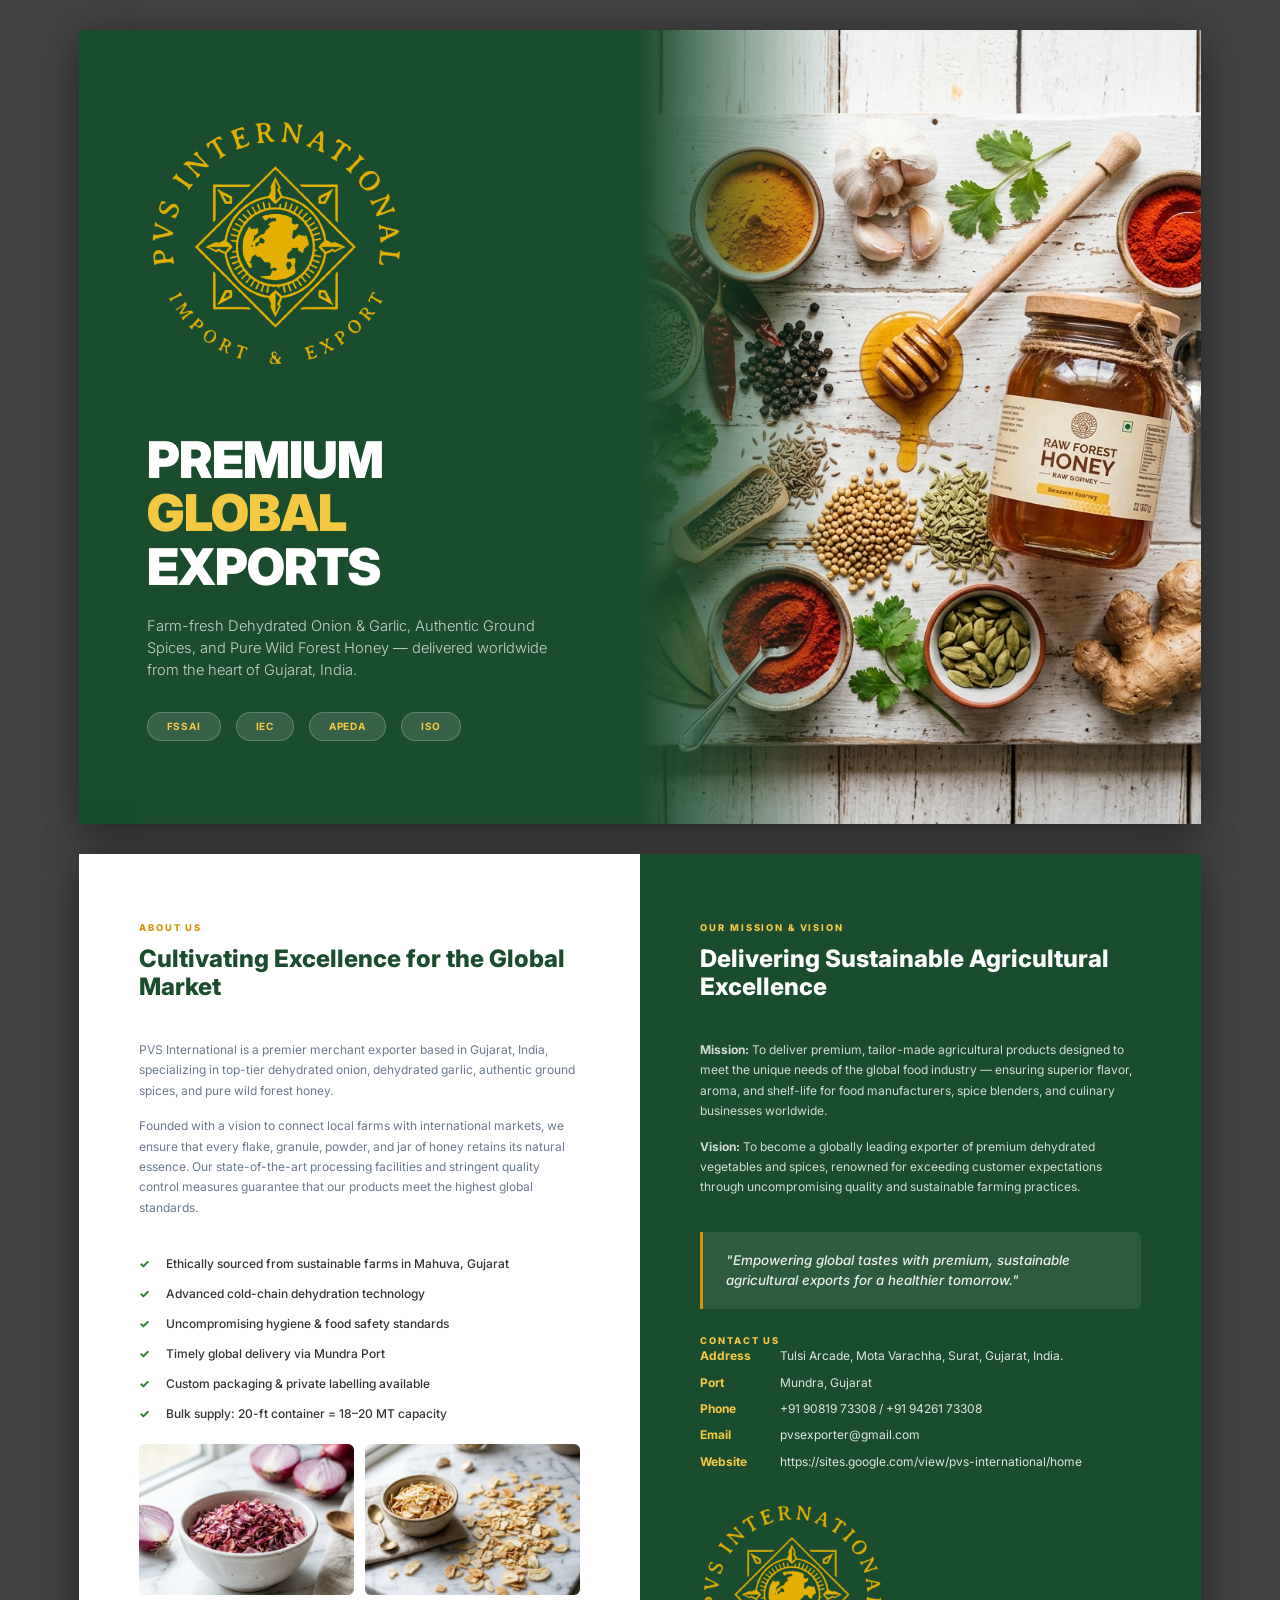
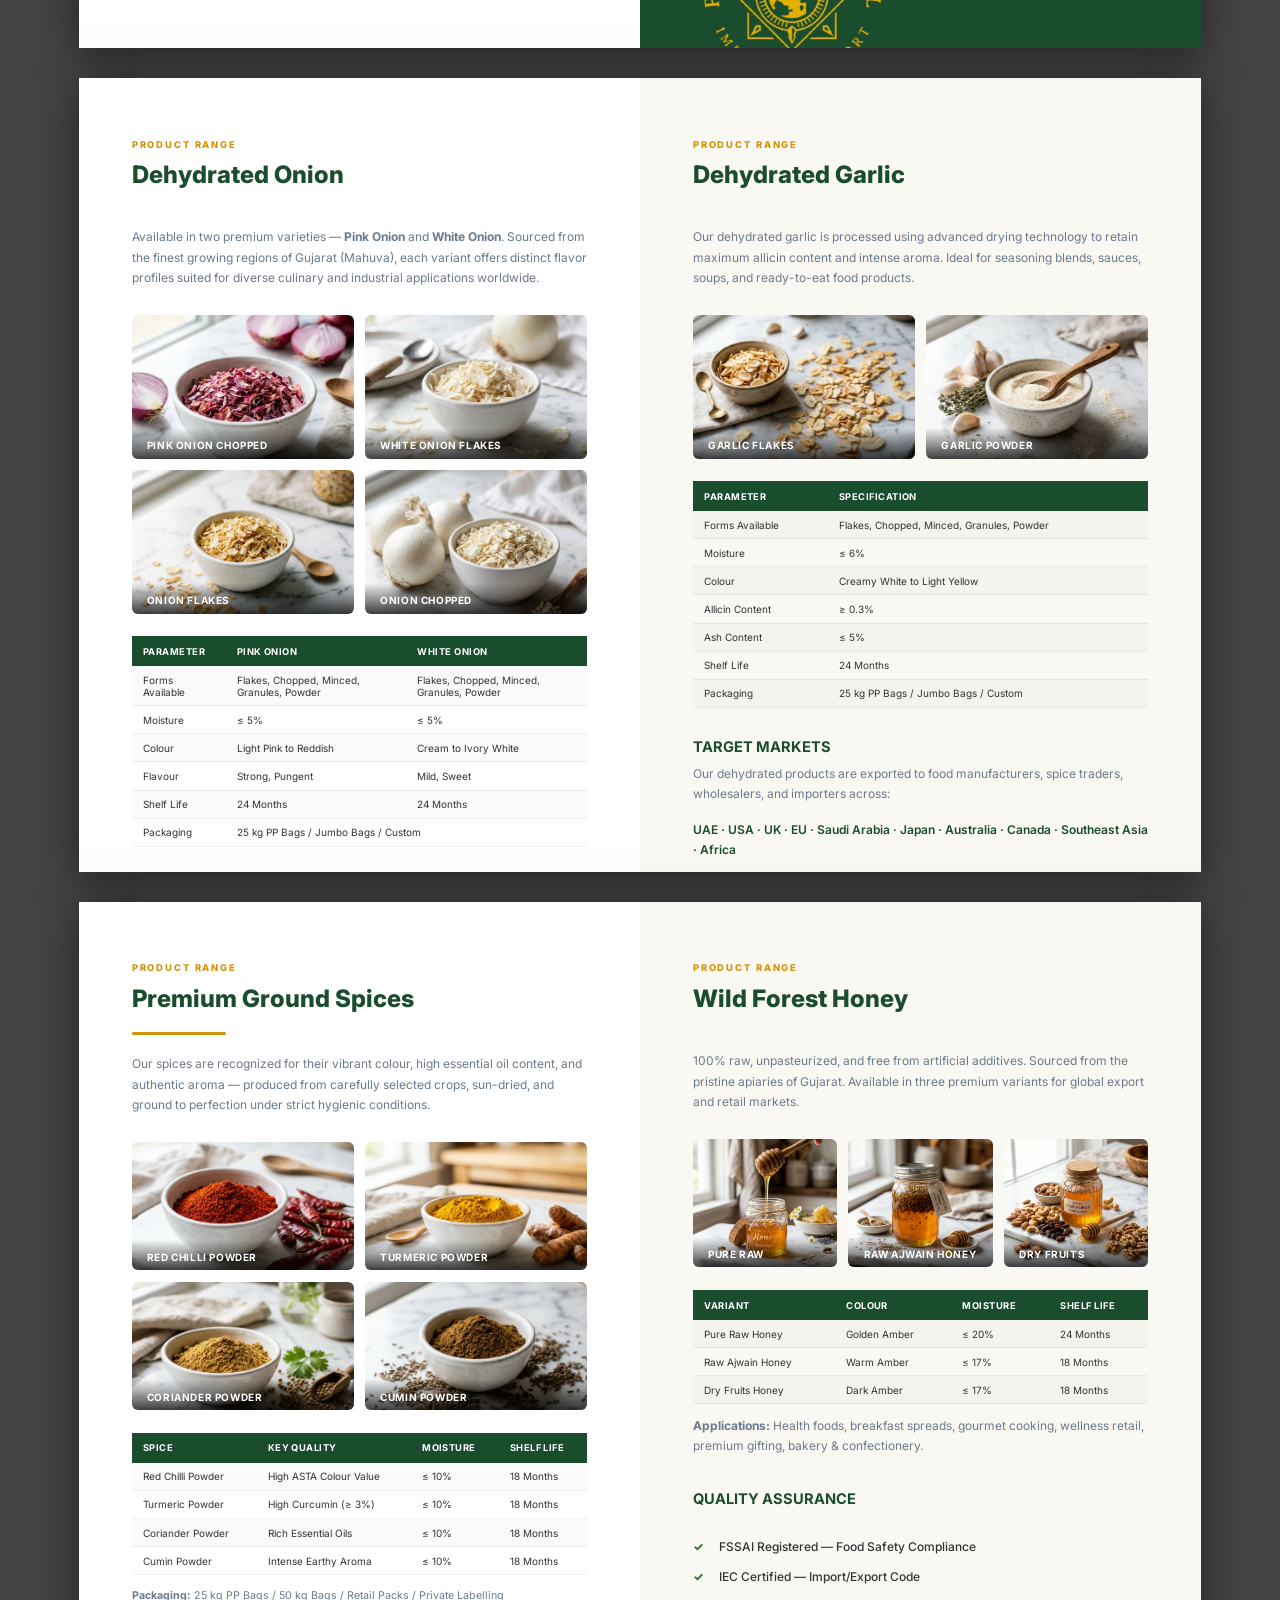
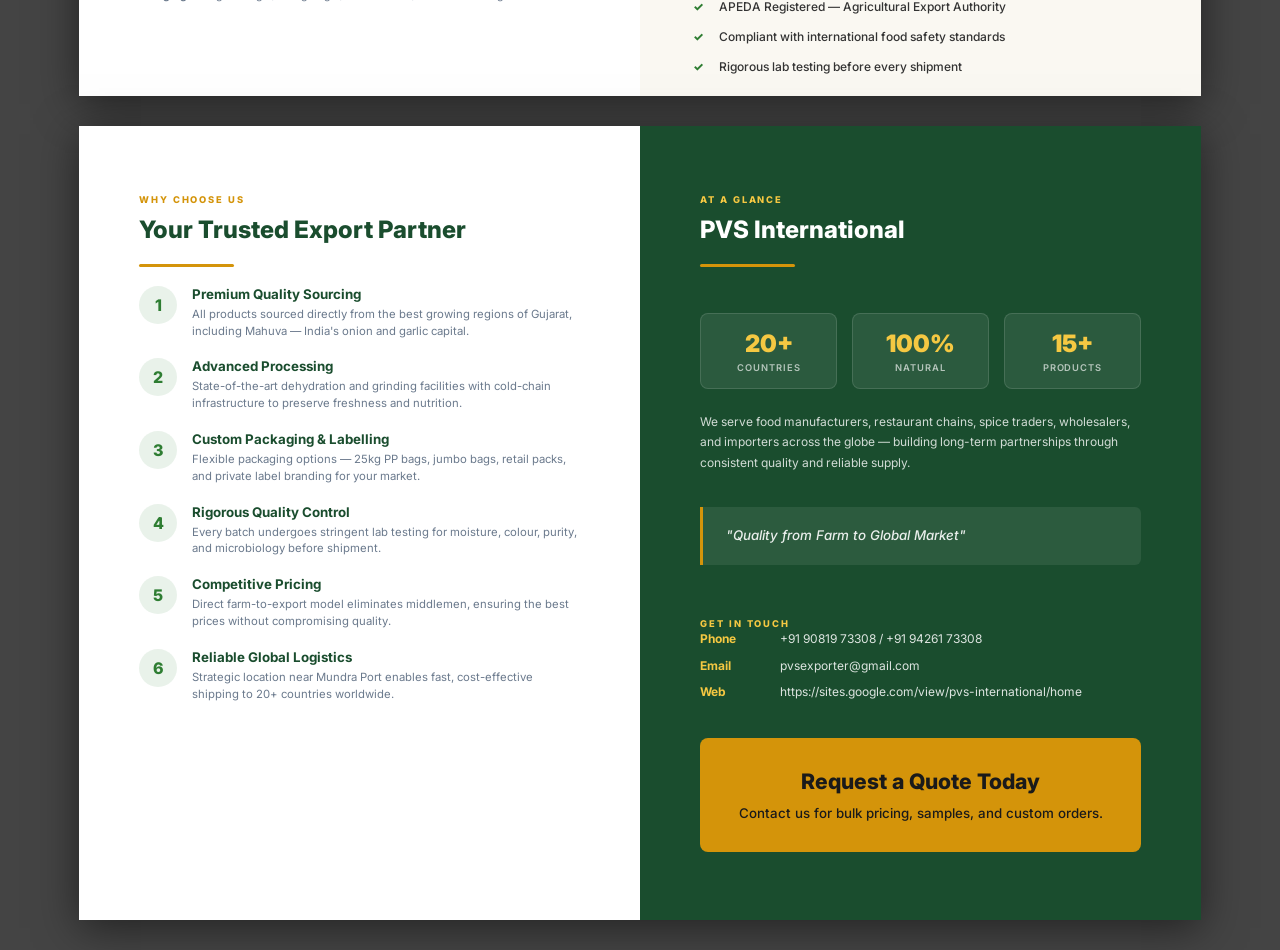
<file: assets/brochure.html>
<!DOCTYPE html>
<html lang="en">
<head>
<meta charset="UTF-8">
<title>PVS International - Brochure</title>
<link href="https://fonts.googleapis.com/css2?family=Inter:wght@300;400;500;600;700;800;900&display=swap" rel="stylesheet">
<style>
:root{--g1:#1a4d2e;--g2:#2e7d32;--g3:#43a047;--gold:#d4940a;--gold-l:#f5c842;--cream:#faf8f2;--dark:#1a1a1a;--text:#333;--muted:#6b7a8d}
*{box-sizing:border-box;margin:0;padding:0}
body{background:#444;font-family:'Inter',sans-serif;color:var(--text);-webkit-print-color-adjust:exact;print-color-adjust:exact}
.page{width:297mm;height:210mm;background:var(--cream);margin:8mm auto;display:flex;position:relative;overflow:hidden;box-shadow:0 8px 40px rgba(0,0,0,.5)}
.half{width:50%;height:100%;position:relative;overflow:hidden}

/* ===== PAGE 1 — COVER ===== */
.cover-left{background:var(--g1);color:#fff;padding:22mm 18mm;display:flex;flex-direction:column}
.cover-left .logo-img{width:70mm;margin-bottom:auto;filter:brightness(0) saturate(100%) invert(62%) sepia(85%) saturate(500%) hue-rotate(5deg) brightness(95%)}
.cover-left h1{font-size:38pt;font-weight:900;line-height:1.05;text-transform:uppercase;letter-spacing:-1px}
.cover-left h1 span{color:var(--gold-l)}
.cover-left .tagline{font-size:11pt;font-weight:300;color:rgba(255,255,255,.75);margin-top:6mm;line-height:1.5}
.cover-left .certs{display:flex;gap:4mm;margin-top:8mm}
.cert-pill{background:rgba(255,255,255,.12);border:1px solid rgba(255,255,255,.2);padding:2mm 5mm;border-radius:20px;font-size:7.5pt;font-weight:700;letter-spacing:.08em;text-transform:uppercase;color:var(--gold-l)}
.cover-right{background-image:url('hero_bg.png');background-size:cover;background-position:center}
.cover-right::after{content:'';position:absolute;inset:0;background:linear-gradient(to right,var(--g1) 0%,transparent 35%)}

/* ===== PAGE 2 — ABOUT & CONTACT ===== */
.about-left{padding:18mm 16mm;display:flex;flex-direction:column;background:#fff}
.about-right{background:var(--g1);color:#fff;padding:18mm 16mm;display:flex;flex-direction:column}
.sec-label{font-size:7pt;font-weight:800;letter-spacing:.2em;text-transform:uppercase;color:var(--gold);margin-bottom:3mm}
.sec-title{font-size:18pt;font-weight:800;color:var(--g1);margin-bottom:5mm;line-height:1.2}
.sec-title.white{color:#fff}
.sec-bar{width:25mm;height:3px;background:var(--gold);margin-bottom:5mm;border-radius:2px}
p.body{font-size:9pt;line-height:1.7;color:var(--muted);margin-bottom:4mm}
p.body.white{color:rgba(255,255,255,.8)}
.check-list{list-style:none;margin:4mm 0}
.check-list li{font-size:9pt;padding:2mm 0 2mm 7mm;position:relative;color:var(--text);font-weight:500}
.check-list li::before{content:'✓';position:absolute;left:0;color:var(--g2);font-weight:800}
.check-list.white li{color:rgba(255,255,255,.9)}
.check-list.white li::before{color:var(--gold-l)}
.quote-block{background:rgba(255,255,255,.08);border-left:3px solid var(--gold);padding:5mm 6mm;margin:5mm 0;border-radius:0 6px 6px 0}
.quote-block p{font-size:10pt;font-style:italic;color:rgba(255,255,255,.9);font-weight:500;line-height:1.5;margin:0}
.contact-grid{margin-top:auto}
.contact-row{display:flex;gap:3mm;margin-bottom:3mm;font-size:9pt}
.contact-row strong{width:18mm;color:var(--gold-l);font-weight:700;flex-shrink:0}
.contact-row span{color:rgba(255,255,255,.85)}
.bottom-logo{margin-top:5mm;width:50mm;filter:brightness(0) saturate(100%) invert(62%) sepia(85%) saturate(500%) hue-rotate(5deg) brightness(95%)}

/* ===== PAGE 3 — PRODUCTS (Dehydrated) ===== */
.prod-left{padding:16mm 14mm;display:flex;flex-direction:column;background:#fff}
.prod-right{padding:16mm 14mm;display:flex;flex-direction:column;background:var(--cream)}
.prod-grid{display:grid;grid-template-columns:1fr 1fr;gap:3mm;margin:3mm 0}
.prod-card{border-radius:6px;overflow:hidden;position:relative;height:38mm}
.prod-card img{width:100%;height:100%;object-fit:cover}
.prod-card .card-label{position:absolute;bottom:0;left:0;right:0;background:linear-gradient(to top,rgba(0,0,0,.75),transparent);padding:3mm 4mm 2mm;color:#fff;font-size:7.5pt;font-weight:700;text-transform:uppercase;letter-spacing:.06em}
.spec-table{width:100%;border-collapse:collapse;font-size:7.5pt;margin:3mm 0}
.spec-table th{background:var(--g1);color:#fff;padding:2.5mm 3mm;text-align:left;font-weight:700;text-transform:uppercase;letter-spacing:.05em;font-size:7pt}
.spec-table td{padding:2mm 3mm;border-bottom:1px solid rgba(0,0,0,.06)}
.spec-table tr:nth-child(even) td{background:rgba(0,0,0,.02)}
h3.prod-sub{font-size:11pt;font-weight:700;color:var(--g1);margin:5mm 0 2mm;text-transform:uppercase}

/* ===== PAGE 4 — SPICES & HONEY ===== */
.spice-grid{display:grid;grid-template-columns:1fr 1fr;gap:3mm;margin:3mm 0}
.spice-card{border-radius:6px;overflow:hidden;position:relative;height:34mm}
.spice-card img{width:100%;height:100%;object-fit:cover}
.spice-card .card-label{position:absolute;bottom:0;left:0;right:0;background:linear-gradient(to top,rgba(0,0,0,.75),transparent);padding:3mm 4mm 2mm;color:#fff;font-size:7.5pt;font-weight:700;text-transform:uppercase;letter-spacing:.06em}

/* ===== PAGE 5 — WHY CHOOSE US & CTA ===== */
.why-left{padding:18mm 16mm;display:flex;flex-direction:column;background:#fff}
.why-right{background:var(--g1);color:#fff;padding:18mm 16mm;display:flex;flex-direction:column}
.benefit-item{display:flex;gap:4mm;margin-bottom:5mm}
.benefit-num{width:10mm;height:10mm;border-radius:50%;background:rgba(46,125,50,.1);color:var(--g2);font-size:12pt;font-weight:800;display:flex;align-items:center;justify-content:center;flex-shrink:0}
.benefit-text h4{font-size:10pt;font-weight:700;color:var(--g1);margin-bottom:1mm}
.benefit-text p{font-size:8.5pt;color:var(--muted);line-height:1.5;margin:0}
.cta-box{background:var(--gold);border-radius:8px;padding:8mm 10mm;text-align:center;margin-top:auto;color:var(--dark)}
.cta-box h3{font-size:16pt;font-weight:800;margin-bottom:3mm}
.cta-box p{font-size:10pt;margin:0;font-weight:500}
.stat-row{display:flex;gap:4mm;margin-top:auto;margin-bottom:6mm}
.stat-box{flex:1;background:rgba(255,255,255,.08);border:1px solid rgba(255,255,255,.12);border-radius:8px;padding:4mm;text-align:center}
.stat-box .num{font-size:18pt;font-weight:900;color:var(--gold-l)}
.stat-box .lbl{font-size:7pt;font-weight:600;text-transform:uppercase;letter-spacing:.1em;color:rgba(255,255,255,.65);margin-top:1mm}

@media print{body{background:none}.page{margin:0;box-shadow:none;page-break-after:always}}
</style>
</head>
<body>

<!-- ═══════ PAGE 1: COVER ═══════ -->
<div class="page">
  <div class="half cover-left">
    <img src="pvs_international_logo_transparent.png" alt="PVS International" class="logo-img">
    <h1>Premium <span>Global</span> Exports</h1>
    <p class="tagline">Farm-fresh Dehydrated Onion & Garlic, Authentic Ground Spices, and Pure Wild Forest Honey — delivered worldwide from the heart of Gujarat, India.</p>
    <div class="certs">
      <span class="cert-pill">FSSAI</span>
      <span class="cert-pill">IEC</span>
      <span class="cert-pill">APEDA</span>
      <span class="cert-pill">ISO</span>
    </div>
  </div>
  <div class="half cover-right"></div>
</div>

<!-- ═══════ PAGE 2: ABOUT & CONTACT ═══════ -->
<div class="page">
  <div class="half about-left">
    <span class="sec-label">About Us</span>
    <div class="sec-title">Cultivating Excellence for the Global Market</div>
    <div class="sec-bar"></div>
    <p class="body">PVS International is a premier merchant exporter based in Gujarat, India, specializing in top-tier dehydrated onion, dehydrated garlic, authentic ground spices, and pure wild forest honey.</p>
    <p class="body">Founded with a vision to connect local farms with international markets, we ensure that every flake, granule, powder, and jar of honey retains its natural essence. Our state-of-the-art processing facilities and stringent quality control measures guarantee that our products meet the highest global standards.</p>
    <ul class="check-list">
      <li>Ethically sourced from sustainable farms in Mahuva, Gujarat</li>
      <li>Advanced cold-chain dehydration technology</li>
      <li>Uncompromising hygiene & food safety standards</li>
      <li>Timely global delivery via Mundra Port</li>
      <li>Custom packaging & private labelling available</li>
      <li>Bulk supply: 20-ft container = 18–20 MT capacity</li>
    </ul>
    <div style="margin-top:auto;display:flex;gap:3mm">
      <img src="b_pink_onion.png" style="width:50%;height:40mm;object-fit:cover;border-radius:6px">
      <img src="b_garlic.png" style="width:50%;height:40mm;object-fit:cover;border-radius:6px">
    </div>
  </div>
  <div class="half about-right">
    <span class="sec-label" style="color:var(--gold-l)">Our Mission & Vision</span>
    <div class="sec-title white">Delivering Sustainable Agricultural Excellence</div>
    <div class="sec-bar"></div>
    <p class="body white"><strong>Mission:</strong> To deliver premium, tailor-made agricultural products designed to meet the unique needs of the global food industry — ensuring superior flavor, aroma, and shelf-life for food manufacturers, spice blenders, and culinary businesses worldwide.</p>
    <p class="body white"><strong>Vision:</strong> To become a globally leading exporter of premium dehydrated vegetables and spices, renowned for exceeding customer expectations through uncompromising quality and sustainable farming practices.</p>
    <div class="quote-block">
      <p>"Empowering global tastes with premium, sustainable agricultural exports for a healthier tomorrow."</p>
    </div>
    <div class="contact-grid">
      <span class="sec-label" style="color:var(--gold-l);margin-top:5mm">Contact Us</span>
      <div class="contact-row"><strong>Address</strong><span>Tulsi Arcade, Mota Varachha, Surat, Gujarat, India.</span></div>
      <div class="contact-row"><strong>Port</strong><span>Mundra, Gujarat</span></div>
      <div class="contact-row"><strong>Phone</strong><span>+91 90819 73308 / +91 94261 73308</span></div>
      <div class="contact-row"><strong>Email</strong><span>pvsexporter@gmail.com</span></div>
      <div class="contact-row"><strong>Website</strong><span>https://sites.google.com/view/pvs-international/home</span></div>
      <img src="pvs_international_logo_transparent.png" alt="Logo" class="bottom-logo">
    </div>
  </div>
</div>

<!-- ═══════ PAGE 3: DEHYDRATED PRODUCTS ═══════ -->
<div class="page">
  <div class="half prod-left">
    <span class="sec-label">Product Range</span>
    <div class="sec-title">Dehydrated Onion</div>
    <div class="sec-bar"></div>
    <p class="body">Available in two premium varieties — <strong>Pink Onion</strong> and <strong>White Onion</strong>. Sourced from the finest growing regions of Gujarat (Mahuva), each variant offers distinct flavor profiles suited for diverse culinary and industrial applications worldwide.</p>
    <div class="prod-grid">
      <div class="prod-card"><img src="b_pink_onion.png" alt="Pink Onion"><div class="card-label">Pink Onion Chopped</div></div>
      <div class="prod-card"><img src="b_white_onion.png" alt="White Onion"><div class="card-label">White Onion Flakes</div></div>
      <div class="prod-card"><img src="b_onion.png" alt="Onion Flakes"><div class="card-label">Onion Flakes</div></div>
      <div class="prod-card"><img src="brochure_img2.png" alt="Onion Chopped"><div class="card-label">Onion Chopped</div></div>
    </div>
    <table class="spec-table">
      <tr><th>Parameter</th><th>Pink Onion</th><th>White Onion</th></tr>
      <tr><td>Forms Available</td><td>Flakes, Chopped, Minced, Granules, Powder</td><td>Flakes, Chopped, Minced, Granules, Powder</td></tr>
      <tr><td>Moisture</td><td>≤ 5%</td><td>≤ 5%</td></tr>
      <tr><td>Colour</td><td>Light Pink to Reddish</td><td>Cream to Ivory White</td></tr>
      <tr><td>Flavour</td><td>Strong, Pungent</td><td>Mild, Sweet</td></tr>
      <tr><td>Shelf Life</td><td>24 Months</td><td>24 Months</td></tr>
      <tr><td>Packaging</td><td colspan="2">25 kg PP Bags / Jumbo Bags / Custom</td></tr>
    </table>
  </div>
  <div class="half prod-right">
    <span class="sec-label">Product Range</span>
    <div class="sec-title">Dehydrated Garlic</div>
    <div class="sec-bar"></div>
    <p class="body">Our dehydrated garlic is processed using advanced drying technology to retain maximum allicin content and intense aroma. Ideal for seasoning blends, sauces, soups, and ready-to-eat food products.</p>
    <div class="prod-grid">
      <div class="prod-card"><img src="b_garlic.png" alt="Garlic Flakes"><div class="card-label">Garlic Flakes</div></div>
      <div class="prod-card"><img src="b_garlic_powder.png" alt="Garlic Powder"><div class="card-label">Garlic Powder</div></div>
    </div>
    <table class="spec-table">
      <tr><th>Parameter</th><th>Specification</th></tr>
      <tr><td>Forms Available</td><td>Flakes, Chopped, Minced, Granules, Powder</td></tr>
      <tr><td>Moisture</td><td>≤ 6%</td></tr>
      <tr><td>Colour</td><td>Creamy White to Light Yellow</td></tr>
      <tr><td>Allicin Content</td><td>≥ 0.3%</td></tr>
      <tr><td>Ash Content</td><td>≤ 5%</td></tr>
      <tr><td>Shelf Life</td><td>24 Months</td></tr>
      <tr><td>Packaging</td><td>25 kg PP Bags / Jumbo Bags / Custom</td></tr>
    </table>
    <h3 class="prod-sub">Target Markets</h3>
    <p class="body">Our dehydrated products are exported to food manufacturers, spice traders, wholesalers, and importers across:</p>
    <p class="body" style="font-weight:600;color:var(--g1)">UAE · USA · UK · EU · Saudi Arabia · Japan · Australia · Canada · Southeast Asia · Africa</p>
    <p class="body" style="font-size:8pt;margin-top:auto"><strong>Container Load:</strong> 20-ft container = 18–20 MT | <strong>Port:</strong> Mundra, Gujarat</p>
  </div>
</div>

<!-- ═══════ PAGE 4: SPICES & HONEY ═══════ -->
<div class="page">
  <div class="half prod-left">
    <span class="sec-label">Product Range</span>
    <div class="sec-title">Premium Ground Spices</div>
    <div class="sec-bar"></div>
    <p class="body">Our spices are recognized for their vibrant colour, high essential oil content, and authentic aroma — produced from carefully selected crops, sun-dried, and ground to perfection under strict hygienic conditions.</p>
    <div class="spice-grid">
      <div class="spice-card"><img src="brochure_img1.png" alt="Red Chilli"><div class="card-label">Red Chilli Powder</div></div>
      <div class="spice-card"><img src="b_turmeric.png" alt="Turmeric"><div class="card-label">Turmeric Powder</div></div>
      <div class="spice-card"><img src="b_coriander.png" alt="Coriander"><div class="card-label">Coriander Powder</div></div>
      <div class="spice-card"><img src="b_cumin.png" alt="Cumin"><div class="card-label">Cumin Powder</div></div>
    </div>
    <table class="spec-table">
      <tr><th>Spice</th><th>Key Quality</th><th>Moisture</th><th>Shelf Life</th></tr>
      <tr><td>Red Chilli Powder</td><td>High ASTA Colour Value</td><td>≤ 10%</td><td>18 Months</td></tr>
      <tr><td>Turmeric Powder</td><td>High Curcumin (≥ 3%)</td><td>≤ 10%</td><td>18 Months</td></tr>
      <tr><td>Coriander Powder</td><td>Rich Essential Oils</td><td>≤ 10%</td><td>18 Months</td></tr>
      <tr><td>Cumin Powder</td><td>Intense Earthy Aroma</td><td>≤ 10%</td><td>18 Months</td></tr>
    </table>
    <p class="body" style="font-size:8pt"><strong>Packaging:</strong> 25 kg PP Bags / 50 kg Bags / Retail Packs / Private Labelling</p>
  </div>
  <div class="half prod-right">
    <span class="sec-label">Product Range</span>
    <div class="sec-title">Wild Forest Honey</div>
    <div class="sec-bar"></div>
    <p class="body">100% raw, unpasteurized, and free from artificial additives. Sourced from the pristine apiaries of Gujarat. Available in three premium variants for global export and retail markets.</p>
    <div class="spice-grid" style="grid-template-columns:1fr 1fr 1fr">
      <div class="spice-card"><img src="brochure_img3.png" alt="Raw Honey"><div class="card-label">Pure Raw</div></div>
      <div class="spice-card"><img src="b_jeera_honey.png" alt="Raw Ajwain Honey"><div class="card-label">Raw Ajwain Honey</div></div>
      <div class="spice-card"><img src="b_dryfruit_honey.png" alt="Dry Fruit Honey"><div class="card-label">Dry Fruits</div></div>
    </div>
    <table class="spec-table">
      <tr><th>Variant</th><th>Colour</th><th>Moisture</th><th>Shelf Life</th></tr>
      <tr><td>Pure Raw Honey</td><td>Golden Amber</td><td>≤ 20%</td><td>24 Months</td></tr>
      <tr><td>Raw Ajwain Honey</td><td>Warm Amber</td><td>≤ 17%</td><td>18 Months</td></tr>
      <tr><td>Dry Fruits Honey</td><td>Dark Amber</td><td>≤ 17%</td><td>18 Months</td></tr>
    </table>
    <p class="body"><strong>Applications:</strong> Health foods, breakfast spreads, gourmet cooking, wellness retail, premium gifting, bakery & confectionery.</p>
    <h3 class="prod-sub">Quality Assurance</h3>
    <ul class="check-list">
      <li>FSSAI Registered — Food Safety Compliance</li>
      <li>IEC Certified — Import/Export Code</li>
      <li>APEDA Registered — Agricultural Export Authority</li>
      <li>Compliant with international food safety standards</li>
      <li>Rigorous lab testing before every shipment</li>
    </ul>
  </div>
</div>

<!-- ═══════ PAGE 5: WHY CHOOSE US & CTA ═══════ -->
<div class="page">
  <div class="half why-left">
    <span class="sec-label">Why Choose Us</span>
    <div class="sec-title">Your Trusted Export Partner</div>
    <div class="sec-bar"></div>
    <div class="benefit-item"><div class="benefit-num">1</div><div class="benefit-text"><h4>Premium Quality Sourcing</h4><p>All products sourced directly from the best growing regions of Gujarat, including Mahuva — India's onion and garlic capital.</p></div></div>
    <div class="benefit-item"><div class="benefit-num">2</div><div class="benefit-text"><h4>Advanced Processing</h4><p>State-of-the-art dehydration and grinding facilities with cold-chain infrastructure to preserve freshness and nutrition.</p></div></div>
    <div class="benefit-item"><div class="benefit-num">3</div><div class="benefit-text"><h4>Custom Packaging & Labelling</h4><p>Flexible packaging options — 25kg PP bags, jumbo bags, retail packs, and private label branding for your market.</p></div></div>
    <div class="benefit-item"><div class="benefit-num">4</div><div class="benefit-text"><h4>Rigorous Quality Control</h4><p>Every batch undergoes stringent lab testing for moisture, colour, purity, and microbiology before shipment.</p></div></div>
    <div class="benefit-item"><div class="benefit-num">5</div><div class="benefit-text"><h4>Competitive Pricing</h4><p>Direct farm-to-export model eliminates middlemen, ensuring the best prices without compromising quality.</p></div></div>
    <div class="benefit-item"><div class="benefit-num">6</div><div class="benefit-text"><h4>Reliable Global Logistics</h4><p>Strategic location near Mundra Port enables fast, cost-effective shipping to 20+ countries worldwide.</p></div></div>
  </div>
  <div class="half why-right">
    <span class="sec-label" style="color:var(--gold-l)">At a Glance</span>
    <div class="sec-title white">PVS International</div>
    <div class="sec-bar"></div>
    <div class="stat-row">
      <div class="stat-box"><div class="num">20+</div><div class="lbl">Countries</div></div>
      <div class="stat-box"><div class="num">100%</div><div class="lbl">Natural</div></div>
      <div class="stat-box"><div class="num">15+</div><div class="lbl">Products</div></div>
    </div>
    <p class="body white">We serve food manufacturers, restaurant chains, spice traders, wholesalers, and importers across the globe — building long-term partnerships through consistent quality and reliable supply.</p>
    <div class="quote-block">
      <p>"Quality from Farm to Global Market"</p>
    </div>
    <div class="contact-grid">
      <span class="sec-label" style="color:var(--gold-l);margin-top:5mm">Get In Touch</span>
      <div class="contact-row"><strong>Phone</strong><span>+91 90819 73308 / +91 94261 73308</span></div>
      <div class="contact-row"><strong>Email</strong><span>pvsexporter@gmail.com</span></div>
      <div class="contact-row"><strong>Web</strong><span>https://sites.google.com/view/pvs-international/home</span></div>
    </div>
    <div class="cta-box">
      <h3>Request a Quote Today</h3>
      <p>Contact us for bulk pricing, samples, and custom orders.</p>
    </div>
  </div>
</div>

</body>
</html>
</file>
